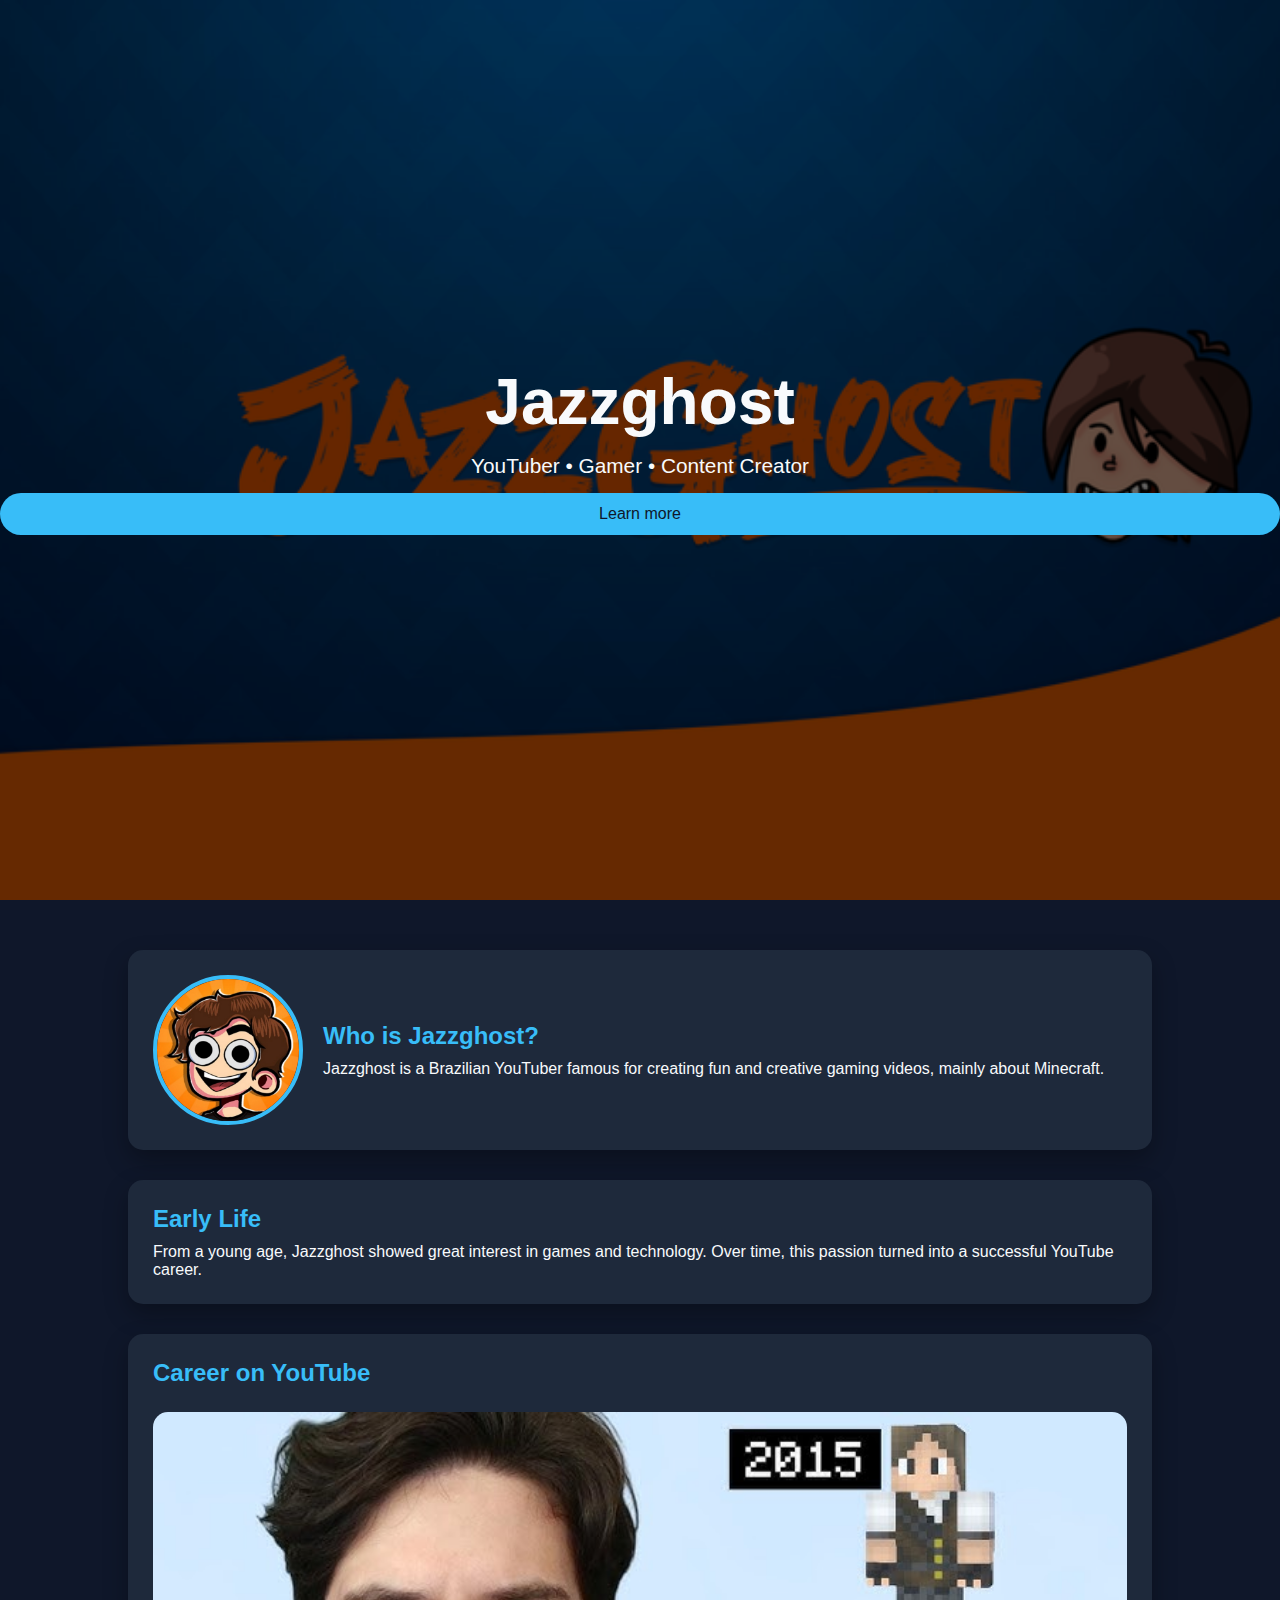
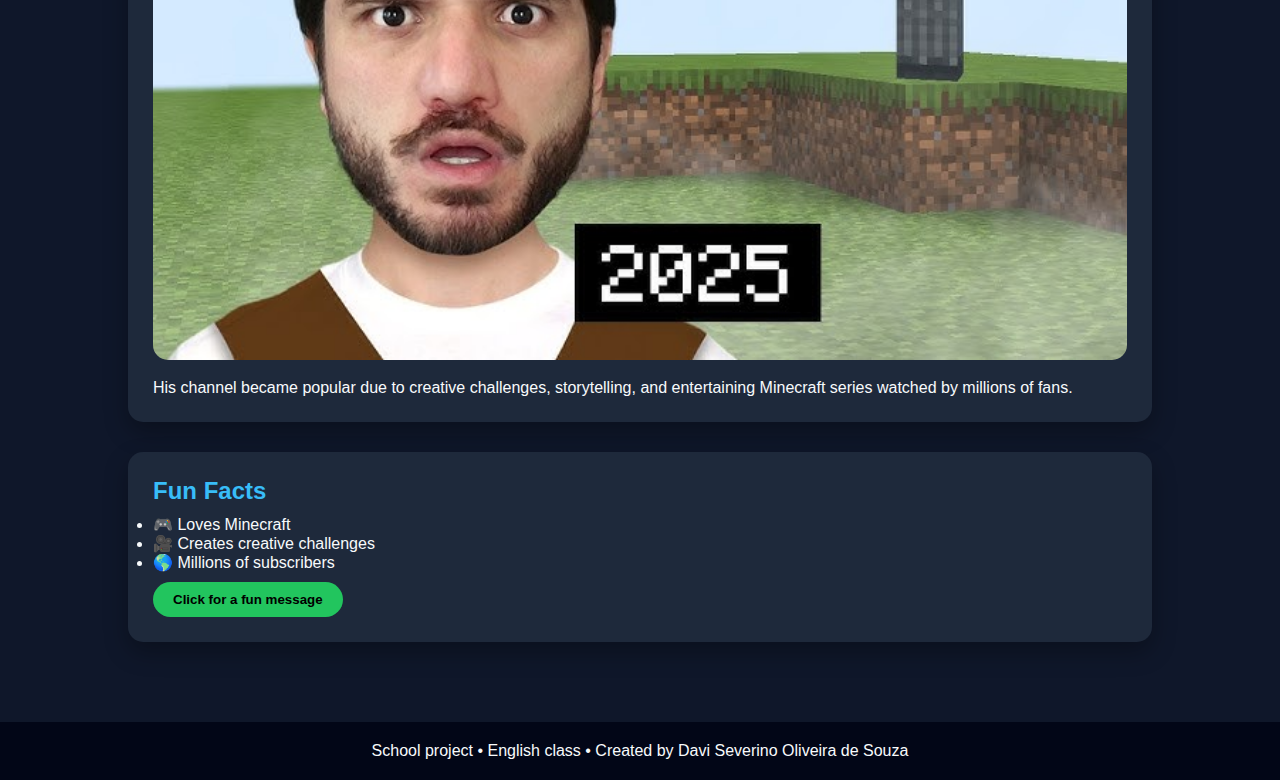
<file: jazzghost-site/index.html>
<!DOCTYPE html>
<html lang="en">
<head>
  <meta charset="UTF-8">
  <title>Jazzghost - Biography</title>
  <link rel="stylesheet" href="style.css">
</head>
<body>

  <header class="hero">
    <img src="images/jazzghost-banner.jpg" class="banner" alt="Jazzghost Banner">
    <h1>Jazzghost</h1>
    <p>YouTuber • Gamer • Content Creator</p>
    <button id="scrollBtn">Learn more</button>
  </header>

  <main id="content">

    <section class="card profile">
      <img src="images/jazzghost-profile.jpg" alt="Jazzghost profile picture">
      <div>
        <h2>Who is Jazzghost?</h2>
        <p>
          Jazzghost is a Brazilian YouTuber famous for creating
          fun and creative gaming videos, mainly about Minecraft.
        </p>
      </div>
    </section>

    <section class="card">
      <h2>Early Life</h2>
      <p>
        From a young age, Jazzghost showed great interest in games and technology.
        Over time, this passion turned into a successful YouTube career.
      </p>
    </section>

    <section class="card">
      <h2>Career on YouTube</h2>
      <img src="images/jazzghost-minecraft.jpg" class="content-img" alt="Jazzghost Minecraft">
      <p>
        His channel became popular due to creative challenges, storytelling,
        and entertaining Minecraft series watched by millions of fans.
      </p>
    </section>

    <section class="card">
      <h2>Fun Facts</h2>
      <ul>
        <li>🎮 Loves Minecraft</li>
        <li>🎥 Creates creative challenges</li>
        <li>🌎 Millions of subscribers</li>
      </ul>
      <button id="factBtn">Click for a fun message</button>
      <p id="funMessage"></p>
    </section>

  </main>

  <footer>
    <p>School project • English class • Created by Davi Severino Oliveira de Souza</p>
  </footer>

  <script src="script.js"></script>
</body>
</html>
</file>
<file: jazzghost-site/style.css>
* {
  margin: 0;
  padding: 0;
  box-sizing: border-box;
  font-family: Arial, Helvetica, sans-serif;
}

body {
  background: #0f172a;
  color: #f8fafc;
}

/* HERO */
.hero {
  height: 100vh;
  position: relative;
  text-align: center;
  display: flex;
  flex-direction: column;
  justify-content: center;
}

.banner {
  position: absolute;
  width: 100%;
  height: 100%;
  object-fit: cover;
  filter: brightness(0.4);
  z-index: -1;
}

.hero h1 {
  font-size: 4rem;
}

.hero p {
  font-size: 1.3rem;
  margin: 15px 0;
}

.hero button {
  padding: 12px 25px;
  border: none;
  background: #38bdf8;
  color: #0f172a;
  font-size: 1rem;
  border-radius: 25px;
  cursor: pointer;
}

/* CONTENT */
main {
  padding: 50px 10%;
}

.card {
  background: #1e293b;
  padding: 25px;
  border-radius: 15px;
  margin-bottom: 30px;
  box-shadow: 0 10px 25px rgba(0,0,0,0.3);
}

/* PROFILE CARD */
.profile {
  display: flex;
  gap: 20px;
  align-items: center;
}

.profile img {
  width: 150px;
  border-radius: 50%;
  border: 4px solid #38bdf8;
}

/* CONTENT IMAGE */
.content-img {
  width: 100%;
  margin: 15px 0;
  border-radius: 15px;
}

.card h2 {
  color: #38bdf8;
  margin-bottom: 10px;
}

.card button {
  margin-top: 10px;
  padding: 10px 20px;
  background: #22c55e;
  border: none;
  border-radius: 20px;
  cursor: pointer;
  font-weight: bold;
}

/* FOOTER */
footer {
  text-align: center;
  padding: 20px;
  background: #020617;
}
</file>
